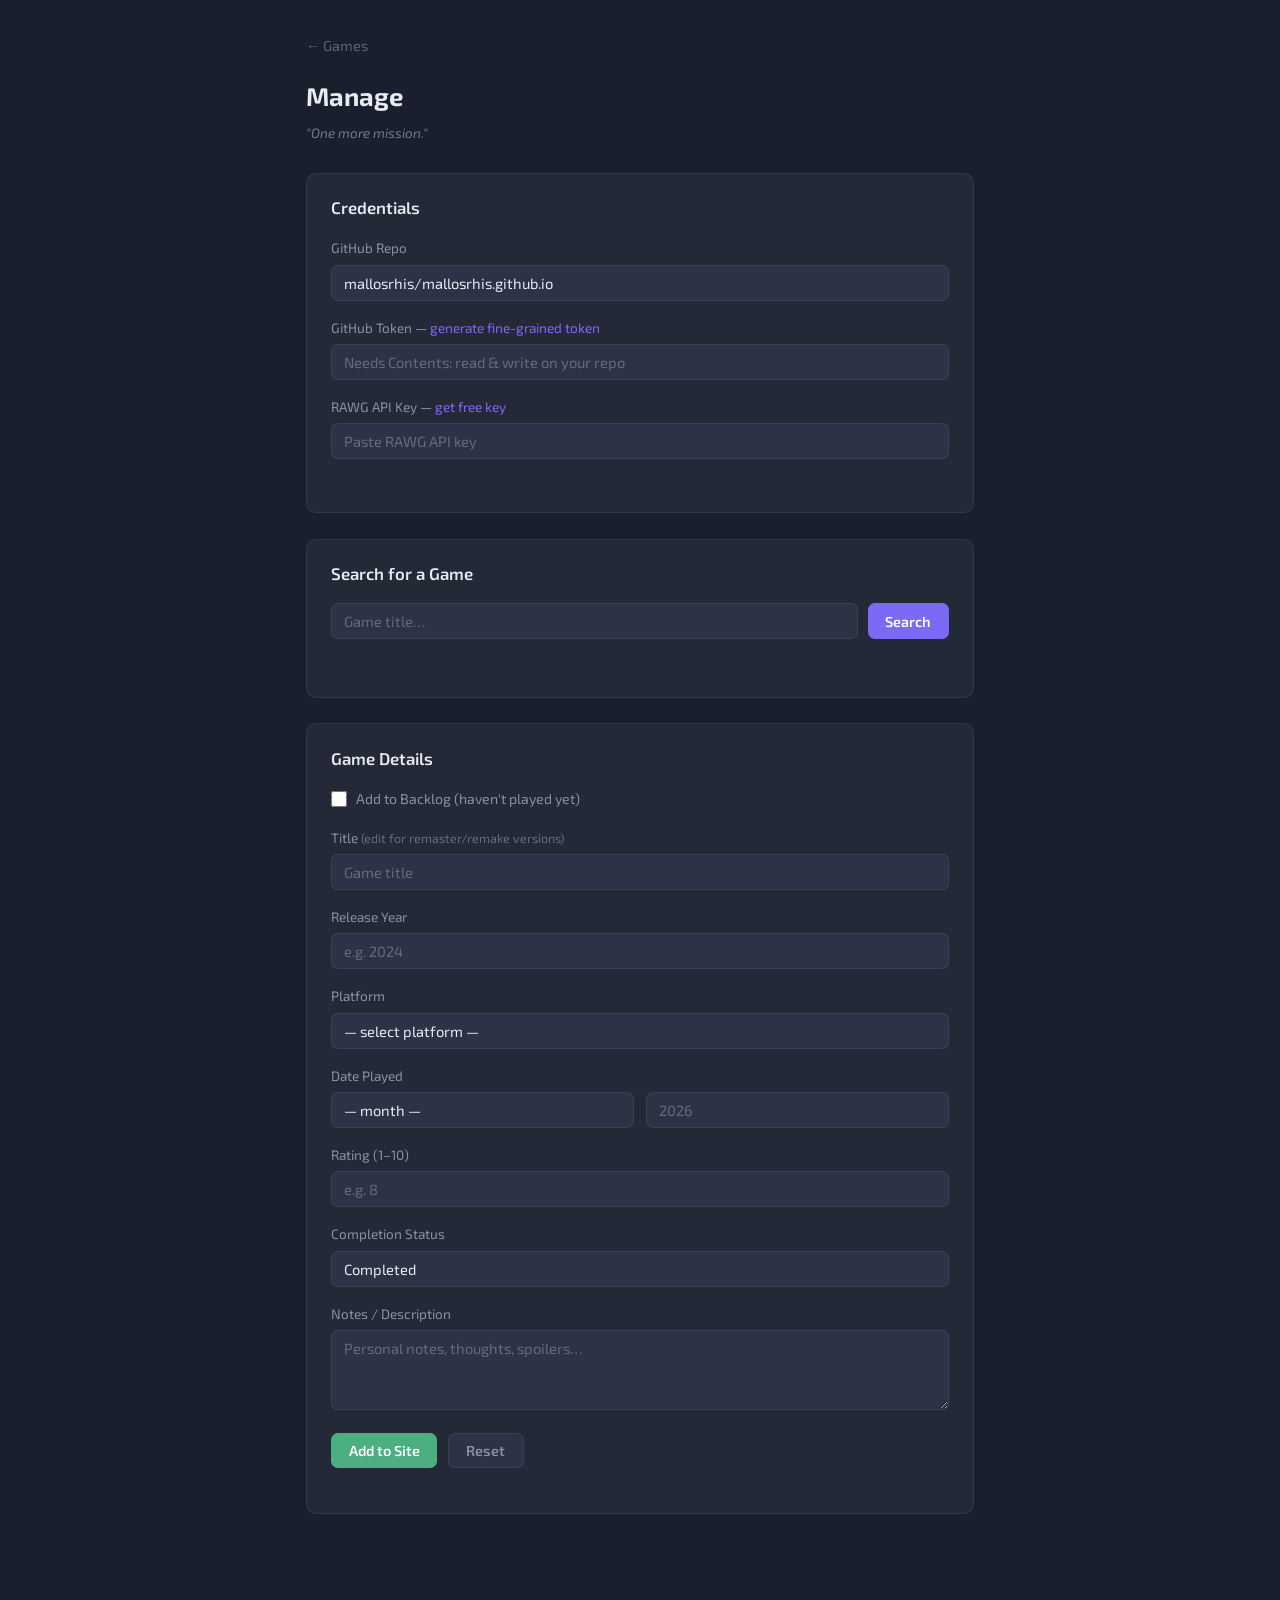
<file: admin.html>
<!DOCTYPE html>
<html lang="en">
<head>
  <meta charset="UTF-8" />
  <meta name="viewport" content="width=device-width, initial-scale=1.0" />
  <title>Manage Games</title>
  <link rel="preconnect" href="https://fonts.googleapis.com" />
  <link rel="preconnect" href="https://fonts.gstatic.com" crossorigin />
  <link href="https://fonts.googleapis.com/css2?family=Exo+2:wght@400;500;600;700&display=swap" rel="stylesheet" />
  <style>
    /* ─── CSS Variables ─── */
    :root {
      --bg:           #1a1f2e;
      --surface:      #242938;
      --surface2:     #2c3347;
      --accent:       #7c6af7;
      --accent-hover: #9b8dff;
      --text:         #e8eaf0;
      --text-muted:   #8b90a0;
      --border:       rgba(255,255,255,0.07);
      --success:      #4caf82;
      --error:        #e05c5c;
      --radius:       10px;
    }

    /* ─── Reset & Base ─── */
    *, *::before, *::after { box-sizing: border-box; margin: 0; padding: 0; }

    body {
      font-family: 'Exo 2', sans-serif;
      background: var(--bg);
      color: var(--text);
      min-height: 100vh;
      line-height: 1.6;
    }

    /* ─── Layout ─── */
    .page {
      max-width: 700px;
      margin: 0 auto;
      padding: 2rem 1rem 4rem;
    }

    /* ─── Back Link ─── */
    .back-link {
      display: inline-block;
      color: var(--text-muted);
      font-size: 0.9rem;
      opacity: 0.6;
      background: none;
      border: none;
      text-decoration: none;
      margin-bottom: 1.2rem;
      transition: color 0.2s, opacity 0.2s;
      cursor: pointer;
    }
    .back-link:hover {
      opacity: 1;
      color: var(--accent);
    }

    /* ─── Headings ─── */
    h1 {
      font-size: 1.6rem;
      font-weight: 700;
      color: var(--text);
      margin-bottom: 0.3rem;
    }
    .subtitle {
      font-style: italic;
      color: var(--text-muted);
      font-size: 0.85rem;
      margin-bottom: 1.8rem;
      opacity: 0.8;
    }
    h2 {
      font-size: 1.05rem;
      font-weight: 600;
      color: var(--text);
      margin-bottom: 1rem;
    }

    /* ─── Cards ─── */
    .card {
      background: var(--surface);
      border: 1px solid var(--border);
      border-radius: var(--radius);
      padding: 1.3rem 1.5rem;
      margin-bottom: 1.6rem;
    }

    /* ─── Form Elements ─── */
    .field {
      margin-bottom: 1rem;
    }
    label {
      display: block;
      font-size: 0.85rem;
      color: var(--text-muted);
      margin-bottom: 0.35rem;
    }
    label a {
      color: var(--accent);
      text-decoration: none;
    }
    label a:hover {
      color: var(--accent-hover);
      text-decoration: underline;
    }

    input[type="text"],
    input[type="password"],
    input[type="number"],
    select,
    textarea {
      width: 100%;
      background: var(--surface2);
      border: 1px solid var(--border);
      border-radius: 7px;
      color: var(--text);
      font-family: 'Exo 2', sans-serif;
      font-size: 0.92rem;
      padding: 0.5rem 0.75rem;
      transition: border-color 0.2s;
      appearance: none;
      -webkit-appearance: none;
    }
    input[type="text"]:focus,
    input[type="password"]:focus,
    input[type="number"]:focus,
    select:focus,
    textarea:focus {
      border-color: var(--accent);
      outline: none;
    }
    input::placeholder,
    textarea::placeholder {
      color: var(--text-muted);
      opacity: 0.6;
    }
    select option {
      background: var(--surface2);
      color: var(--text);
    }
    textarea {
      resize: vertical;
      min-height: 80px;
    }

    /* ─── Checkbox ─── */
    .checkbox-row {
      display: flex;
      align-items: center;
      gap: 0.55rem;
      margin-bottom: 1rem;
      cursor: pointer;
    }
    .checkbox-row input[type="checkbox"] {
      width: 16px;
      height: 16px;
      accent-color: var(--accent);
      cursor: pointer;
      flex-shrink: 0;
    }
    .checkbox-row span {
      font-size: 0.88rem;
      color: var(--text-muted);
      user-select: none;
    }

    /* ─── Two-col row ─── */
    .row-2 {
      display: grid;
      grid-template-columns: 1fr 1fr;
      gap: 0.75rem;
    }

    /* ─── Search Row ─── */
    .search-row {
      display: flex;
      gap: 0.6rem;
      margin-bottom: 0.75rem;
    }
    .search-row input {
      flex: 1;
    }

    /* ─── Buttons ─── */
    .btn {
      display: inline-flex;
      align-items: center;
      gap: 0.45rem;
      font-family: 'Exo 2', sans-serif;
      font-size: 0.9rem;
      font-weight: 600;
      padding: 0.5rem 1.1rem;
      border-radius: 7px;
      border: none;
      cursor: pointer;
      transition: background 0.18s, opacity 0.18s, transform 0.1s;
      white-space: nowrap;
    }
    .btn:active { transform: scale(0.97); }
    .btn:disabled { opacity: 0.55; cursor: not-allowed; transform: none; }

    .btn-primary {
      background: var(--accent);
      color: #fff;
    }
    .btn-primary:hover:not(:disabled) { background: var(--accent-hover); }

    .btn-secondary {
      background: var(--surface2);
      color: var(--text-muted);
      border: 1px solid var(--border);
    }
    .btn-secondary:hover:not(:disabled) {
      color: var(--text);
      border-color: rgba(255,255,255,0.14);
    }

    .btn-success {
      background: var(--success);
      color: #fff;
    }
    .btn-success:hover:not(:disabled) { background: #5ec993; }

    /* ─── Button row ─── */
    .btn-row {
      display: flex;
      gap: 0.65rem;
      flex-wrap: wrap;
      margin-top: 1rem;
    }

    /* ─── Status / msg paragraphs ─── */
    .msg {
      font-size: 0.83rem;
      margin-top: 0.55rem;
      min-height: 1.2em;
    }
    .msg.ok    { color: var(--success); }
    .msg.err   { color: var(--error); }
    .msg.info  { color: var(--text-muted); }

    /* ─── Search Results ─── */
    #search-results {
      display: flex;
      flex-direction: column;
      gap: 0.45rem;
      margin-top: 0.5rem;
    }
    .result-item {
      display: flex;
      align-items: center;
      gap: 0.75rem;
      background: var(--surface2);
      border: 1px solid var(--border);
      border-radius: 8px;
      padding: 0.5rem 0.75rem;
      cursor: pointer;
      transition: border-color 0.16s, background 0.16s;
    }
    .result-item:hover {
      border-color: rgba(124,106,247,0.4);
      background: rgba(44,51,71,0.9);
    }
    .result-item.selected {
      border-color: var(--accent);
      background: rgba(124,106,247,0.08);
    }
    .result-thumb {
      width: 44px;
      height: 60px;
      object-fit: cover;
      border-radius: 5px;
      flex-shrink: 0;
      background: var(--bg);
    }
    .result-thumb-placeholder {
      width: 44px;
      height: 60px;
      border-radius: 5px;
      flex-shrink: 0;
      background: var(--bg);
      display: flex;
      align-items: center;
      justify-content: center;
      color: var(--text-muted);
      font-size: 1.2rem;
      opacity: 0.4;
    }
    .result-info { flex: 1; min-width: 0; }
    .result-name {
      font-weight: 600;
      font-size: 0.9rem;
      color: var(--text);
      white-space: nowrap;
      overflow: hidden;
      text-overflow: ellipsis;
    }
    .result-meta {
      font-size: 0.78rem;
      color: var(--text-muted);
      margin-top: 0.15rem;
    }

    /* ─── Played fields ─── */
    .played-fields {
      transition: opacity 0.2s;
    }
    .played-fields.hidden {
      opacity: 0.3;
      pointer-events: none;
    }

    /* ─── Status Box ─── */
    #status-box {
      display: none;
      border-radius: var(--radius);
      padding: 0.85rem 1.1rem;
      font-size: 0.88rem;
      border: 1px solid var(--border);
      margin-bottom: 1.6rem;
    }
    #status-box.info {
      display: block;
      background: rgba(124,106,247,0.08);
      border-color: rgba(124,106,247,0.25);
      color: var(--text-muted);
    }
    #status-box.ok {
      display: block;
      background: rgba(76,175,130,0.08);
      border-color: rgba(76,175,130,0.3);
      color: var(--success);
    }
    #status-box.err {
      display: block;
      background: rgba(224,92,92,0.08);
      border-color: rgba(224,92,92,0.3);
      color: var(--error);
    }

    /* ─── Spinner ─── */
    @keyframes spin {
      to { transform: rotate(360deg); }
    }
    .spinner {
      display: inline-block;
      width: 14px;
      height: 14px;
      border: 2px solid rgba(255,255,255,0.3);
      border-top-color: #fff;
      border-radius: 50%;
      animation: spin 0.7s linear infinite;
      flex-shrink: 0;
    }

    /* ─── Divider ─── */
    .section-note {
      font-size: 0.78rem;
      color: var(--text-muted);
      opacity: 0.65;
      margin-bottom: 0.5rem;
    }
  </style>
</head>
<body>
  <div class="page">

    <!-- Back link -->
    <a href="index.html" class="back-link">← Games</a>

    <!-- Page title -->
    <h1>Manage</h1>
    <p class="subtitle">"One more mission."</p>

    <!-- ── CREDENTIALS CARD ── -->
    <div class="card">
      <h2>Credentials</h2>

      <div class="field">
        <label for="github-repo">GitHub Repo</label>
        <input
          type="text"
          id="github-repo"
          autocomplete="username"
          value="mallosrhis/mallosrhis.github.io"
        />
      </div>

      <div class="field">
        <label for="github-token">
          GitHub Token — <a href="https://github.com/settings/tokens?type=beta" target="_blank" rel="noopener">generate fine-grained token</a>
        </label>
        <input
          type="password"
          id="github-token"
          autocomplete="current-password"
          placeholder="Needs Contents: read &amp; write on your repo"
        />
      </div>

      <div class="field">
        <label for="rawg-key">
          RAWG API Key — <a href="https://rawg.io/apidocs" target="_blank" rel="noopener">get free key</a>
        </label>
        <input
          type="password"
          id="rawg-key"
          autocomplete="current-password"
          placeholder="Paste RAWG API key"
        />
      </div>

      <p class="msg" id="cred-msg"></p>
    </div>

    <!-- ── SEARCH CARD ── -->
    <div class="card">
      <h2>Search for a Game</h2>

      <div class="search-row">
        <input
          type="text"
          id="search-input"
          placeholder="Game title…"
          onkeydown="if(event.key==='Enter') searchGames()"
        />
        <button class="btn btn-primary" id="search-btn" onclick="searchGames()">Search</button>
      </div>

      <div id="search-results"></div>
      <p class="msg" id="search-msg"></p>
    </div>

    <!-- ── DETAILS CARD ── -->
    <div class="card">
      <h2>Game Details</h2>

      <!-- Backlog toggle -->
      <label class="checkbox-row" for="is-backlog">
        <input type="checkbox" id="is-backlog" onchange="toggleBacklog()" />
        <span>Add to Backlog (haven't played yet)</span>
      </label>

      <!-- Title -->
      <div class="field">
        <label for="f-title">Title <span class="section-note" style="display:inline">(edit for remaster/remake versions)</span></label>
        <input type="text" id="f-title" autocomplete="off" placeholder="Game title" />
      </div>

      <!-- Year -->
      <div class="field">
        <label for="f-year">Release Year</label>
        <input type="number" id="f-year" min="1970" max="2099" placeholder="e.g. 2024" />
      </div>

      <!-- Played fields (hidden when backlog) -->
      <div class="played-fields" id="played-fields">

        <!-- Platform -->
        <div class="field">
          <label for="f-platform">Platform</label>
          <select id="f-platform">
            <option value="">— select platform —</option>
            <option value="PS5">PS5</option>
            <option value="PS4">PS4</option>
            <option value="PS3">PS3</option>
            <option value="PS2">PS2</option>
            <option value="PS1">PS1</option>
            <option value="Xbox Series X/S">Xbox Series X/S</option>
            <option value="Xbox One">Xbox One</option>
            <option value="Xbox 360">Xbox 360</option>
            <option value="Nintendo Switch">Nintendo Switch</option>
            <option value="Game Boy Advance">Game Boy Advance</option>
            <option value="Steam">Steam</option>
            <option value="Epic Games">Epic Games</option>
            <option value="GOG">GOG</option>
            <option value="Battle.net">Battle.net</option>
            <option value="Xbox App (PC)">Xbox App (PC)</option>
            <option value="Ubisoft Connect">Ubisoft Connect</option>
            <option value="EA App">EA App</option>
            <option value="Itch.io">Itch.io</option>
            <option value="PC">PC</option>
            <option value="iOS">iOS</option>
            <option value="Android">Android</option>
          </select>
        </div>

        <!-- Month / Year Played -->
        <div class="field">
          <label>Date Played</label>
          <div class="row-2">
            <select id="f-month">
              <option value="">— month —</option>
              <option value="01">01 January</option>
              <option value="02">02 February</option>
              <option value="03">03 March</option>
              <option value="04">04 April</option>
              <option value="05">05 May</option>
              <option value="06">06 June</option>
              <option value="07">07 July</option>
              <option value="08">08 August</option>
              <option value="09">09 September</option>
              <option value="10">10 October</option>
              <option value="11">11 November</option>
              <option value="12">12 December</option>
            </select>
            <input
              type="number"
              id="f-year-played"
              min="1970"
              max="2099"
              placeholder="Year (e.g. 2024)"
            />
          </div>
        </div>

        <!-- Rating -->
        <div class="field">
          <label for="f-rating">Rating (1–10)</label>
          <input type="number" id="f-rating" min="1" max="10" placeholder="e.g. 8" />
        </div>

        <!-- Completion Status -->
        <div class="field">
          <label for="f-status">Completion Status</label>
          <select id="f-status">
            <option value="Completed">Completed</option>
            <option value="Dropped">Dropped</option>
          </select>
        </div>

        <!-- Notes / Description -->
        <div class="field">
          <label for="f-desc">Notes / Description</label>
          <textarea id="f-desc" placeholder="Personal notes, thoughts, spoilers…"></textarea>
        </div>

      </div><!-- /.played-fields -->

      <!-- Action buttons -->
      <div class="btn-row">
        <button class="btn btn-success" id="add-btn" onclick="addGame()">Add to Site</button>
        <button class="btn btn-secondary" onclick="resetForm()">Reset</button>
      </div>
      <p class="msg" id="add-msg"></p>
    </div>

    <!-- ── STATUS BOX ── -->
    <div id="status-box"></div>

  </div><!-- /.page -->

  <script>
    // ─── State ───────────────────────────────────────────────────────────────
    let selectedGame = null;
    let previousResultEl = null;

    // ─── Platform → Type mapping ──────────────────────────────────────────────
    const PLATFORM_TYPE = {
      'PS5':              'PlayStation',
      'PS4':              'PlayStation',
      'PS3':              'PlayStation',
      'PS2':              'PlayStation',
      'PS1':              'PlayStation',
      'Xbox Series X/S':  'Xbox',
      'Xbox One':         'Xbox',
      'Xbox 360':         'Xbox',
      'Nintendo Switch':  'Nintendo',
      'Game Boy Advance': 'Nintendo',
      'Steam':            'PC',
      'Epic Games':       'PC',
      'GOG':              'PC',
      'Battle.net':       'PC',
      'Xbox App (PC)':    'PC',
      'Ubisoft Connect':  'PC',
      'EA App':           'PC',
      'Itch.io':          'PC',
      'PC':               'PC',
      'iOS':              'Mobile',
      'Android':          'Mobile',
    };

    // ─── XSS helper ──────────────────────────────────────────────────────────
    function escapeHtml(str) {
      if (str == null) return '';
      return String(str)
        .replace(/&/g, '&amp;')
        .replace(/</g, '&lt;')
        .replace(/>/g, '&gt;')
        .replace(/"/g, '&quot;')
        .replace(/'/g, '&#39;');
    }

    // ─── Spinner helpers ─────────────────────────────────────────────────────
    function setSpinner(btn, on, originalHTML) {
      if (on) {
        btn.disabled = true;
        btn._origHTML = btn.innerHTML;
        btn.innerHTML = '<span class="spinner"></span>';
      } else {
        btn.disabled = false;
        btn.innerHTML = btn._origHTML || originalHTML || btn.innerHTML;
      }
    }

    // ─── Set msg helper ──────────────────────────────────────────────────────
    function setMsg(id, text, cls) {
      const el = document.getElementById(id);
      if (!el) return;
      el.textContent = text;
      el.className = 'msg ' + (cls || '');
    }

    // ─── DOMContentLoaded: load credentials ──────────────────────────────────
    document.addEventListener('DOMContentLoaded', () => {
      const rawgKey    = localStorage.getItem('rawg_key')      || '';
      const ghToken    = localStorage.getItem('github_token')  || '';
      const ghRepo     = localStorage.getItem('github_repo')   || '';

      if (rawgKey)  document.getElementById('rawg-key').value      = rawgKey;
      if (ghToken)  document.getElementById('github-token').value  = ghToken;
      if (ghRepo)   document.getElementById('github-repo').value   = ghRepo;

      if (rawgKey || ghToken || ghRepo) {
        setMsg('cred-msg', 'Credentials loaded.', 'info');
      }

      // Set default year-played placeholder to current year
      document.getElementById('f-year-played').placeholder = String(new Date().getFullYear());
    });

    // ─── saveCredentials ─────────────────────────────────────────────────────
    function saveCredentials() {
      const rawgKey = document.getElementById('rawg-key').value.trim();
      const ghToken = document.getElementById('github-token').value.trim();
      const ghRepo  = document.getElementById('github-repo').value.trim();

      localStorage.setItem('rawg_key',      rawgKey);
      localStorage.setItem('github_token',  ghToken);
      localStorage.setItem('github_repo',   ghRepo);

      setMsg('cred-msg', 'Saved.', 'ok');
    }

    // ─── toggleBacklog ────────────────────────────────────────────────────────
    function toggleBacklog() {
      const isBacklog   = document.getElementById('is-backlog').checked;
      const playedFields = document.getElementById('played-fields');
      if (isBacklog) {
        playedFields.classList.add('hidden');
      } else {
        playedFields.classList.remove('hidden');
      }
    }

    // ─── searchGames ─────────────────────────────────────────────────────────
    async function searchGames() {
      const rawgKey = localStorage.getItem('rawg_key') || document.getElementById('rawg-key').value.trim();
      const query   = document.getElementById('search-input').value.trim();
      const btn     = document.getElementById('search-btn');
      const resultsEl = document.getElementById('search-results');

      setMsg('search-msg', '', '');
      resultsEl.innerHTML = '';

      if (!rawgKey) {
        setMsg('search-msg', 'Enter your RAWG API key in Credentials first.', 'err');
        return;
      }
      if (!query) {
        setMsg('search-msg', 'Enter a game title to search.', 'err');
        return;
      }

      setSpinner(btn, true);

      try {
        const url = `https://api.rawg.io/api/games?key=${encodeURIComponent(rawgKey)}&search=${encodeURIComponent(query)}&page_size=8`;
        const res = await fetch(url);
        if (!res.ok) throw new Error(`RAWG API error: ${res.status}`);
        const data = await res.json();

        if (!data.results || data.results.length === 0) {
          setMsg('search-msg', 'No results found.', 'info');
          setSpinner(btn, false);
          return;
        }

        previousResultEl = null;

        data.results.forEach(game => {
          const year = game.released ? game.released.split('-')[0] : '—';
          const mc   = game.metacritic != null ? `Metacritic: ${game.metacritic}` : 'Metacritic: —';
          const img  = game.background_image;

          const item = document.createElement('div');
          item.className = 'result-item';
          item.innerHTML = `
            ${img
              ? `<img class="result-thumb" src="${escapeHtml(img)}" alt="" loading="lazy" />`
              : `<div class="result-thumb-placeholder">🎮</div>`
            }
            <div class="result-info">
              <div class="result-name">${escapeHtml(game.name)}</div>
              <div class="result-meta">${escapeHtml(year)} · ${escapeHtml(mc)} · ID: ${escapeHtml(String(game.id))}</div>
            </div>
          `;

          item.addEventListener('click', () => selectGame(game, item));
          resultsEl.appendChild(item);
        });

      } catch (err) {
        setMsg('search-msg', 'Search failed: ' + err.message, 'err');
      }

      setSpinner(btn, false);
    }

    // ─── selectGame ──────────────────────────────────────────────────────────
    function selectGame(game, el) {
      if (previousResultEl) previousResultEl.classList.remove('selected');
      el.classList.add('selected');
      previousResultEl = el;

      selectedGame = game;

      document.getElementById('f-title').value = game.name || '';

      if (game.released) {
        document.getElementById('f-year').value = game.released.split('-')[0];
      }

      setMsg('add-msg', '', '');
    }

    // ─── addGame ─────────────────────────────────────────────────────────────
    async function addGame() {
      const btn       = document.getElementById('add-btn');
      const isBacklog = document.getElementById('is-backlog').checked;

      setMsg('add-msg', '', '');
      hideStatusBox();

      // Validate: game must be selected
      if (!selectedGame) {
        setMsg('add-msg', 'Search for and select a game first.', 'err');
        return;
      }

      const title = document.getElementById('f-title').value.trim();
      const year  = parseInt(document.getElementById('f-year').value, 10);

      if (!title) {
        setMsg('add-msg', 'Title is required.', 'err');
        return;
      }
      if (!year || isNaN(year)) {
        setMsg('add-msg', 'Release year is required.', 'err');
        return;
      }

      // For played games, validate extra fields
      let platform       = null;
      let platformType   = null;
      let datePlayed     = null;
      let rating         = null;
      let completionStatus = null;

      if (!isBacklog) {
        platform = document.getElementById('f-platform').value;
        if (!platform) {
          setMsg('add-msg', 'Platform is required.', 'err');
          return;
        }

        const month      = document.getElementById('f-month').value;
        const yearPlayed = document.getElementById('f-year-played').value.trim();

        if (!month) {
          setMsg('add-msg', 'Month played is required.', 'err');
          return;
        }
        if (!yearPlayed || isNaN(parseInt(yearPlayed, 10))) {
          setMsg('add-msg', 'Year played is required.', 'err');
          return;
        }

        const ratingVal = document.getElementById('f-rating').value.trim();
        if (!ratingVal || isNaN(parseInt(ratingVal, 10))) {
          setMsg('add-msg', 'Rating (1–10) is required.', 'err');
          return;
        }

        datePlayed       = `${yearPlayed}-${month}`;
        platformType     = PLATFORM_TYPE[platform] || 'PC';
        rating           = parseInt(ratingVal, 10);
        completionStatus = document.getElementById('f-status').value;
      }

      const ghToken = localStorage.getItem('github_token') || document.getElementById('github-token').value.trim();
      const ghRepo  = localStorage.getItem('github_repo')  || document.getElementById('github-repo').value.trim();

      if (!ghToken) {
        setMsg('add-msg', 'GitHub token is missing. Save it in Credentials first.', 'err');
        return;
      }
      if (!ghRepo || !ghRepo.includes('/')) {
        setMsg('add-msg', 'GitHub repo (owner/repo) is missing or invalid.', 'err');
        return;
      }

      const description = document.getElementById('f-desc').value.trim();

      // Build entry
      const entry = {
        id:               selectedGame.id,
        slug:             selectedGame.slug || '',
        title:            title,
        year:             year,
        coverImage:       selectedGame.background_image || null,
        rawgUrl:          selectedGame.slug ? `https://rawg.io/games/${selectedGame.slug}` : null,
        genres:           (selectedGame.genres || []).map(g => g.name),
        metacritic:       selectedGame.metacritic != null ? selectedGame.metacritic : null,
        played:           !isBacklog,
        platform:         platform,
        platformType:     platformType,
        datePlayed:       datePlayed,
        completionStatus: completionStatus,
        rating:           rating,
        description:      description || null,
      };

      setSpinner(btn, true);
      showStatusBox('Fetching games.json from GitHub…', 'info');

      try {
        // Fetch current games.json
        const [owner, repo] = ghRepo.split('/');
        const apiBase = `https://api.github.com/repos/${encodeURIComponent(owner)}/${encodeURIComponent(repo)}/contents/games.json`;

        const getRes = await fetch(apiBase, {
          headers: {
            'Authorization': `Bearer ${ghToken}`,
            'Accept':        'application/vnd.github+json',
          }
        });

        let existingGames = [];
        let sha = null;

        if (getRes.status === 200) {
          const fileData = await getRes.json();
          sha = fileData.sha;
          try {
            const decoded = decodeURIComponent(escape(atob(fileData.content.replace(/\n/g, ''))));
            existingGames = JSON.parse(decoded);
            if (!Array.isArray(existingGames)) existingGames = [];
          } catch {
            existingGames = [];
          }
        } else if (getRes.status === 404) {
          // File doesn't exist yet — will create it
          existingGames = [];
        } else {
          const errText = await getRes.text();
          throw new Error(`GitHub GET failed (${getRes.status}): ${errText}`);
        }

        // Duplicate check: same id AND same year
        const duplicate = existingGames.find(g => g.id === entry.id && g.year === entry.year);
        if (duplicate) {
          throw new Error(`"${duplicate.title}" (${duplicate.year}) is already in your list.`);
        }

        // Append and encode
        existingGames.push(entry);
        const newContent = btoa(unescape(encodeURIComponent(JSON.stringify(existingGames, null, 2))));

        // PUT back
        showStatusBox('Committing to GitHub…', 'info');

        const putBody = {
          message: `Add game: ${title} (${year})`,
          content: newContent,
          ...(sha ? { sha } : {}),
        };

        const putRes = await fetch(apiBase, {
          method:  'PUT',
          headers: {
            'Authorization': `Bearer ${ghToken}`,
            'Accept':        'application/vnd.github+json',
            'Content-Type':  'application/json',
          },
          body: JSON.stringify(putBody),
        });

        if (!putRes.ok) {
          const errText = await putRes.text();
          throw new Error(`GitHub PUT failed (${putRes.status}): ${errText}`);
        }

        showStatusBox(`✓ ${title} added. GitHub Pages will update in ~30–60 seconds.`, 'ok');
        setMsg('add-msg', '', '');

      } catch (err) {
        showStatusBox(err.message, 'err');
      }

      setSpinner(btn, false);
    }

    // ─── resetForm ───────────────────────────────────────────────────────────
    function resetForm() {
      selectedGame    = null;
      previousResultEl = null;

      document.getElementById('is-backlog').checked     = false;
      document.getElementById('f-title').value          = '';
      document.getElementById('f-year').value           = '';
      document.getElementById('f-platform').value       = '';
      document.getElementById('f-month').value          = '';
      document.getElementById('f-year-played').value    = '';
      document.getElementById('f-rating').value         = '';
      document.getElementById('f-status').value         = 'Completed';
      document.getElementById('f-desc').value           = '';
      document.getElementById('search-input').value     = '';
      document.getElementById('search-results').innerHTML = '';
      document.getElementById('played-fields').classList.remove('hidden');

      setMsg('add-msg',    '', '');
      setMsg('search-msg', '', '');
      hideStatusBox();
    }

    // ─── Status box helpers ───────────────────────────────────────────────────
    function showStatusBox(text, cls) {
      const box = document.getElementById('status-box');
      box.textContent = text;
      box.className   = cls;
    }
    function hideStatusBox() {
      const box = document.getElementById('status-box');
      box.style.display = 'none';
      box.className = '';
      // Reset display via class (class removal hides it via CSS)
      box.removeAttribute('style');
    }
  </script>
</body>
</html>
</file>
